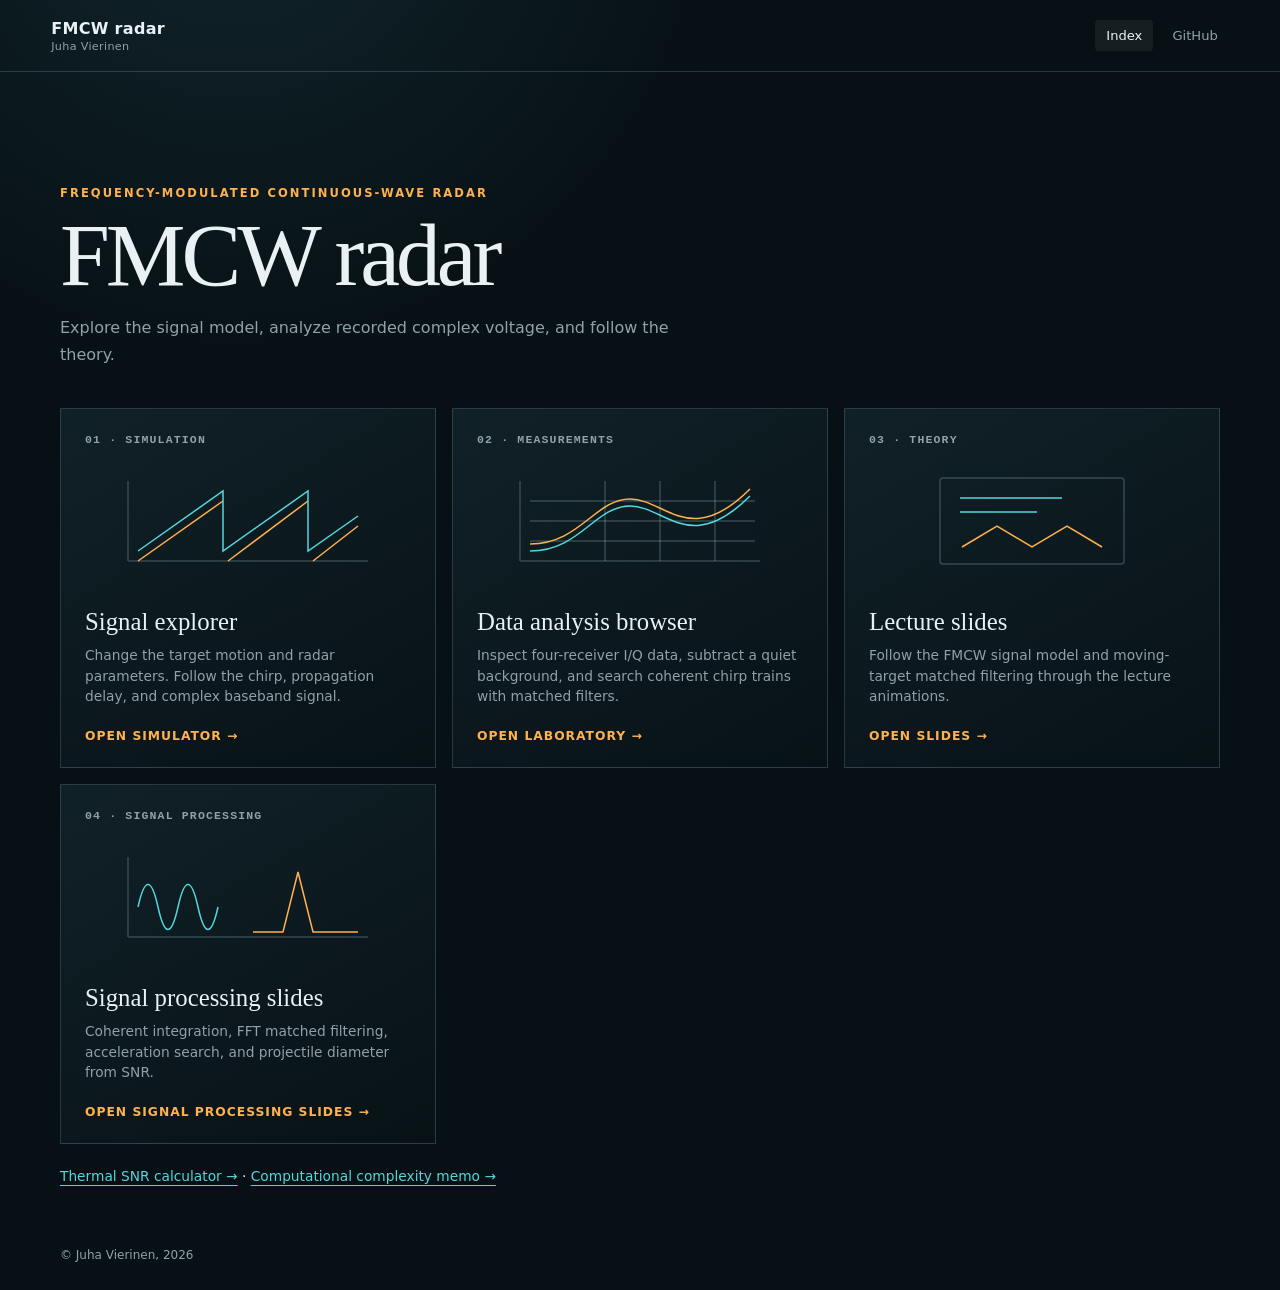
<file: web/index.html>
<!doctype html>
<html lang="en">
<head>
  <meta charset="utf-8">
  <meta name="viewport" content="width=device-width, initial-scale=1">
  <meta name="description" content="FMCW radar simulation, coherent data analysis, and lecture slides by Juha Vierinen.">
  <meta name="author" content="Juha Vierinen"><title>FMCW radar</title>
  <link rel="stylesheet" href="./style.css?v=20261009index2">
</head>
<body>
  <header class="site-header">
    <a class="site-title" href="./">FMCW radar<small>Juha Vierinen</small></a>
    <nav aria-label="Site links"><a href="./" aria-current="page">Index</a><a href="https://github.com/jvierine/space_radar">GitHub</a></nav>
  </header>
  <main>
    <p class="eyebrow">Frequency-modulated continuous-wave radar</p>
    <h1>FMCW radar</h1>
    <p class="intro">Explore the signal model, analyze recorded complex voltage, and follow the theory.</p>
    <section class="section-grid" aria-label="FMCW sections">
      <a class="section-card" href="./sim/">
        <span class="section-number">01 · Simulation</span>
        <svg viewBox="0 0 260 110" aria-hidden="true"><path class="guide" d="M10 95H250M10 15V95"/><path class="cyan" d="M20 85L105 25V85L190 25V85L240 50"/><path class="gold" d="M20 95L105 35M110 95L190 35M195 95L240 60"/></svg>
        <h2>Signal explorer</h2>
        <p>Change the target motion and radar parameters. Follow the chirp, propagation delay, and complex baseband signal.</p>
        <span class="open-label">Open simulator →</span>
      </a>
      <a class="section-card" href="./lab/">
        <span class="section-number">02 · Measurements</span>
        <svg viewBox="0 0 260 110" aria-hidden="true"><path class="guide" d="M10 95H250M10 15V95M20 35H245M20 55H245M20 75H245"/><path class="cyan" d="M20 85C70 85 85 40 120 40S180 90 240 30"/><path class="gold" d="M20 78C70 78 85 33 120 33S180 83 240 23"/><path class="guide" d="M95 15V95M150 15V95M205 15V95"/></svg>
        <h2>Data analysis browser</h2>
        <p>Inspect four-receiver I/Q data, subtract a quiet background, and search coherent chirp trains with matched filters.</p>
        <span class="open-label">Open laboratory →</span>
      </a>
      <a class="section-card" href="./slides/">
        <span class="section-number">03 · Theory</span>
        <svg viewBox="0 0 260 110" aria-hidden="true"><rect class="guide" x="38" y="12" width="184" height="86" rx="3"/><path class="cyan" d="M58 32H160M58 46H135"/><path class="gold" d="M60 81L95 60L130 81L165 60L200 81"/></svg>
        <h2>Lecture slides</h2>
        <p>Follow the FMCW signal model and moving-target matched filtering through the lecture animations.</p>
        <span class="open-label">Open slides →</span>
      </a>
      <a class="section-card" href="./slides/radial-fft/">
        <span class="section-number">04 · Signal processing</span>
        <svg viewBox="0 0 260 110" aria-hidden="true"><path class="guide" d="M10 95H250M10 15V95"/><path class="cyan" d="M20 65Q30 20 40 65T60 65T80 65T100 65"/><path class="gold" d="M135 90H165L180 30L195 90H240"/></svg>
        <h2>Signal processing slides</h2>
        <p>Coherent integration, FFT matched filtering, acceleration search, and projectile diameter from SNR.</p>
        <span class="open-label">Open signal processing slides →</span>
      </a>
    </section>
    <p class="additional-link"><a href="./slides/calculator.html">Thermal SNR calculator →</a> · <a href="./slides/radial-fft/fmcw_memo_010.pdf">Computational complexity memo →</a></p>
  </main>
  <footer>© Juha Vierinen, 2026</footer>
</body>
</html>
</file>
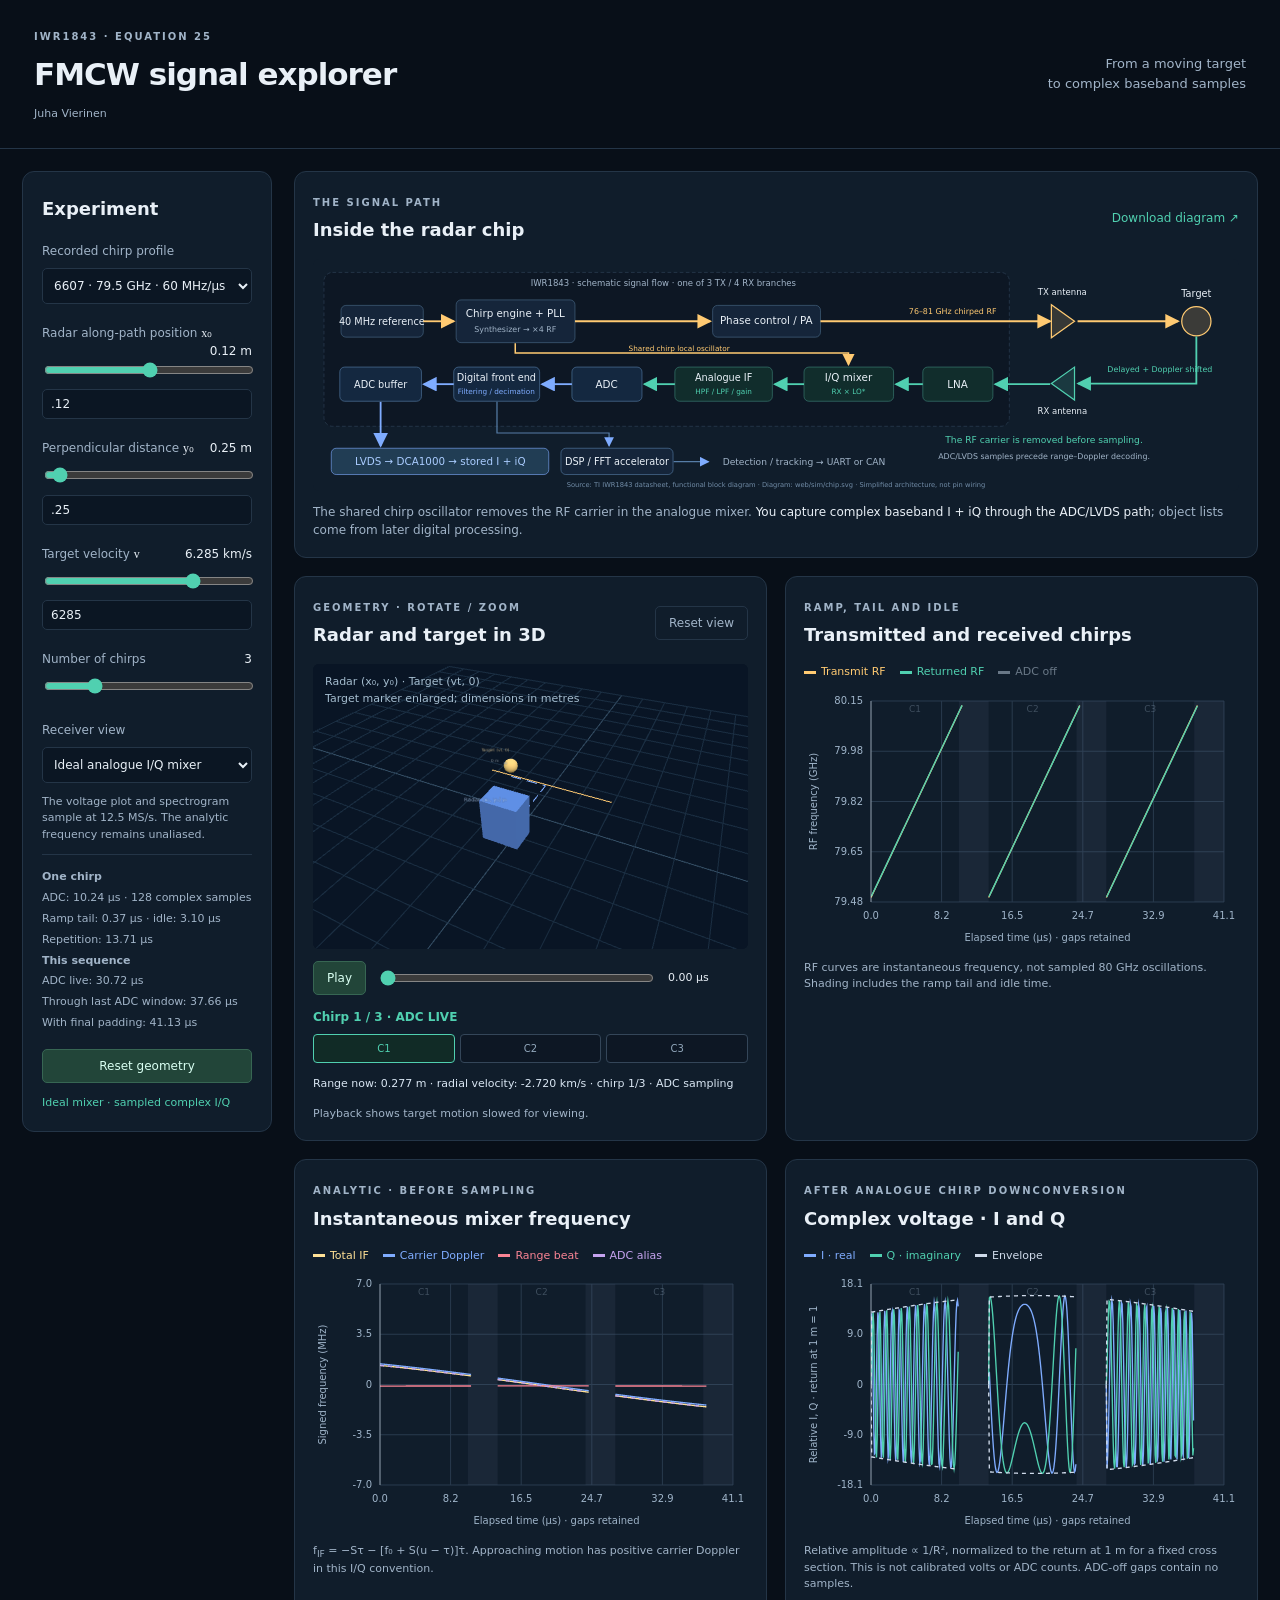
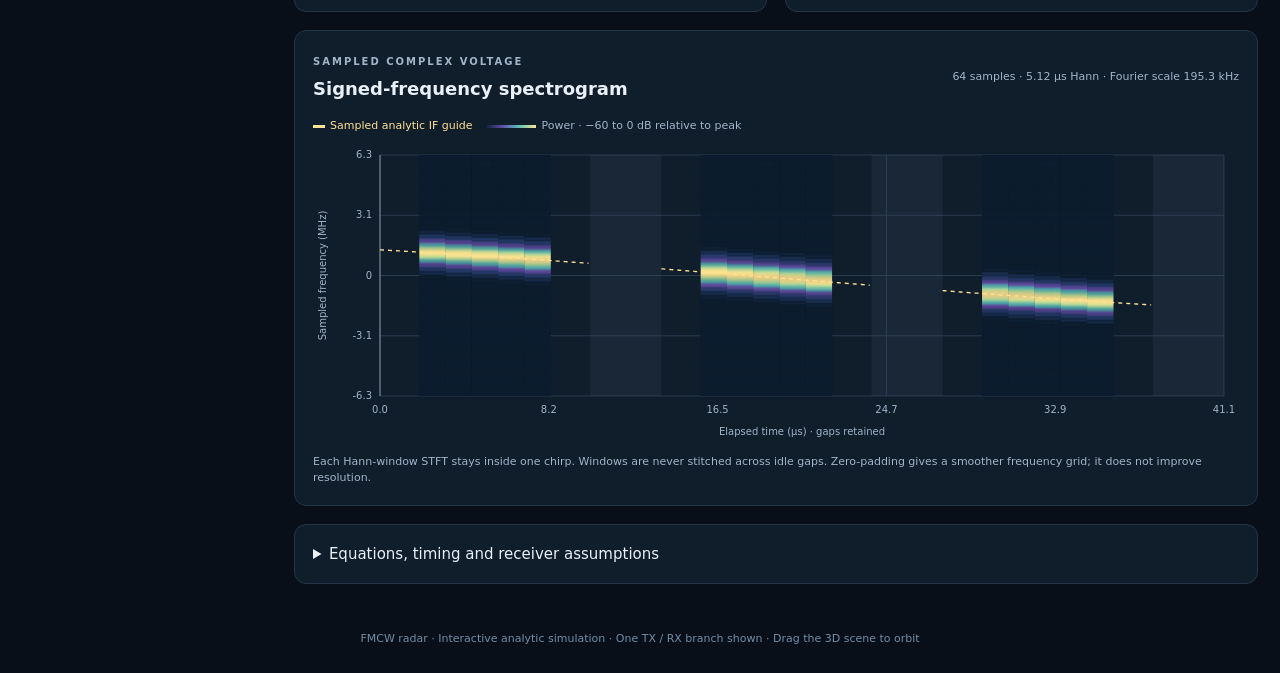
<file: web/sim/index.html>
<!doctype html>
<html lang="en"><head><meta charset="utf-8"><meta name="viewport" content="width=device-width,initial-scale=1">
<meta name="robots" content="noindex,nofollow"><meta name="author" content="Juha Vierinen"><title>FMCW radar · Signal explorer</title>
<link rel="stylesheet" href="style.css">
<script type="importmap">{"imports":{"three":"./vendor/three.module.js"}}</script>
</head><body>
<header><div><span class="eyebrow">IWR1843 · EQUATION 25</span><h1>FMCW signal explorer</h1><span class="small">Juha Vierinen</span></div><div class="header-note">From a moving target<br>to complex baseband samples</div></header>
<main>
<aside class="controls">
  <h2>Experiment</h2>
  <label for="profile">Recorded chirp profile</label><select id="profile"><option value="6607">6607 · 79.5 GHz · 60 MHz/µs</option><option value="6606">6606 · 78 GHz · 100 MHz/µs</option></select>
  <label for="x0">Radar along-path position <span>x₀</span><output id="x0out"></output></label><input id="x0" type="range" min="-10" max="10" step=".01" value=".12"><input id="x0number" type="number" aria-label="x0 in metres" min="-10" max="10" step=".01" value=".12">
  <label for="y0">Perpendicular distance <span>y₀</span><output id="y0out"></output></label><input id="y0" type="range" min=".05" max="5" step=".01" value=".25"><input id="y0number" type="number" aria-label="y0 in metres" min=".05" max="5" step=".01" value=".25">
  <label for="v">Target velocity <span>v</span><output id="vout"></output></label><input id="v" type="range" min="-14000" max="14000" step="1" value="6285"><input id="vnumber" type="number" aria-label="velocity in metres per second" min="-14000" max="14000" step="1" value="6285">
  <label for="chirps">Number of chirps<output id="chirpsout"></output></label><input id="chirps" type="range" min="1" max="10" step="1" value="3">
  <label for="mode">Receiver view</label><select id="mode"><option value="ideal">Ideal analogue I/Q mixer</option><option value="receiver">Approximate Complex-1x receiver</option></select>
  <p class="small">The voltage plot and spectrogram sample at 12.5 MS/s. The analytic frequency remains unaliased.</p>
  <div id="timing" class="timing"></div>
  <button id="reset">Reset geometry</button>
  <div id="status" role="status">Preparing simulation…</div>
</aside>
<section class="workspace">
  <section class="panel chip"><div class="panel-title"><div><span class="eyebrow">THE SIGNAL PATH</span><h2>Inside the radar chip</h2></div><a href="chip.svg" download="iwr1843-signal-path.svg">Download diagram ↗</a></div>
  <img src="chip.svg" alt="Chirp generator and PLL feed the transmitter and I/Q mixer local oscillator. The return passes through LNA, I/Q mixer, analogue IF, ADC, digital front end and ADC buffer to LVDS capture. DSP processing is a separate output path.">
  <p>The shared chirp oscillator removes the RF carrier in the analogue mixer. <strong>You capture complex baseband I + iQ through the ADC/LVDS path</strong>; object lists come from later digital processing.</p></section>
  <div class="two-col">
    <section class="panel"><div class="panel-title"><div><span class="eyebrow">GEOMETRY · ROTATE / ZOOM</span><h2>Radar and target in 3D</h2></div><button id="viewreset" class="quiet">Reset view</button></div>
      <div id="scene"><div class="scene-label">Radar (x₀, y₀) · Target (vt, 0)<br>Target marker enlarged; dimensions in metres</div></div>
      <div class="transport"><button id="play">Play</button><input type="range" id="time" aria-label="Simulation time" min="0" max="1000" value="0"><output id="timeout"></output></div>
      <div id="live" class="live" aria-live="off"></div><div id="chirptrack" class="chirp-track" aria-label="Chirp activity timeline"></div>
      <div id="geometryread" class="readout"></div><p class="small">Playback shows target motion slowed for viewing.</p>
    </section>
    <section class="panel"><div class="panel-title"><div><span class="eyebrow">RAMP, TAIL AND IDLE</span><h2>Transmitted and received chirps</h2></div></div>
      <div class="legend"><span class="tx">Transmit RF</span><span class="iq-q">Returned RF</span><span class="idle">ADC off</span></div>
      <canvas id="rf" aria-label="Transmit and returned RF instantaneous frequency against elapsed time"></canvas><p class="small">RF curves are instantaneous frequency, not sampled 80 GHz oscillations. Shading includes the ramp tail and idle time.</p>
    </section>
  </div>
  <div class="two-col">
    <section class="panel"><div class="panel-title"><div><span class="eyebrow">ANALYTIC · BEFORE SAMPLING</span><h2>Instantaneous mixer frequency</h2></div></div>
      <div class="legend"><span class="total">Total IF</span><span class="doppler">Carrier Doppler</span><span class="beat">Range beat</span><span class="alias">ADC alias</span></div>
      <canvas id="frequency" aria-label="Analytic total IF, Doppler, range beat and aliased sampled frequency"></canvas><p class="small">f<sub>IF</sub> = −Sτ − [f₀ + S(u − τ)]τ̇. Approaching motion has positive carrier Doppler in this I/Q convention.</p>
    </section>
    <section class="panel"><div class="panel-title"><div><span class="eyebrow">AFTER ANALOGUE CHIRP DOWNCONVERSION</span><h2>Complex voltage · I and Q</h2></div></div>
      <div class="legend"><span class="iq-i">I · real</span><span class="iq-q">Q · imaginary</span><span class="envelope">Envelope</span></div>
      <canvas id="voltage" aria-label="Real and imaginary sampled complex mixer voltage with gaps between chirps"></canvas><p class="small">Relative amplitude ∝ 1/R², normalized to the return at 1 m for a fixed cross section. This is not calibrated volts or ADC counts. ADC-off gaps contain no samples.</p>
    </section>
  </div>
  <section class="panel spectrum"><div class="panel-title"><div><span class="eyebrow">SAMPLED COMPLEX VOLTAGE</span><h2>Signed-frequency spectrogram</h2></div><span id="stftinfo" class="small"></span></div>
    <div class="legend"><span class="total">Sampled analytic IF guide</span><span class="gradient">Power · −60 to 0 dB relative to peak</span></div>
    <canvas id="spectrum" aria-label="Complex I/Q spectrogram with signed frequency, idle gaps and aliased analytic IF overlay"></canvas>
    <p class="small">Each Hann-window STFT stays inside one chirp. Windows are never stitched across idle gaps. Zero-padding gives a smoother frequency grid; it does not improve resolution.</p>
  </section>
  <details class="panel explanation"><summary>Equations, timing and receiver assumptions</summary>
    <div class="equations"><p>Radar: (x₀, y₀). Target: (vt, 0). Instantaneous geometric range: R(t) = √[(vt − x₀)² + y₀²].</p>
    <p>Retarded reflection: τ(t) = 2R(t − τ/2)/c. The model solves this delay, then uses φ = 2π[−f₀τ − Suτ + Sτ²/2], z = A(R)e<sup>iφ</sup>.</p>
    <p>Global target time continues through the idle interval. Ramp-local u resets at each chirp. ADC starts at 0 µs and acquires 128 samples over 10.24 µs; the model adds a 0.37 µs ramp tail and 3.10 µs idle. This 13.71 µs repetition interval is inferred from the reader and remains a timing assumption.</p>
    <p>The ideal view shows an unfiltered I/Q mixer sampled at 12.5 MS/s. The receiver view uses quasistatic 175/350 kHz high-pass filters and an ideal −10 to 0 MHz Complex-1x sideband mask. It is a teaching approximation, not the measured transient or digital-filter response. Digital samples wrap into ±6.25 MHz. Very fast motion can leave the hardware passband.</p>
    <p>One isotropic point target, fixed cross section, no clutter or noise; no surveyed chamber geometry or calibrated receiver gain. Geometry and signal evolve together over all chirps. No extra signal or integration energy is inserted into padding.</p></div>
    <p>Model: <a href="model.mjs">model.mjs</a>, derived from the memo’s Equation 25 implementation. Chip architecture: <a href="https://www.ti.com/lit/ds/symlink/iwr1843.pdf" target="_blank" rel="noopener">TI IWR1843 datasheet, functional block diagram</a>.</p>
  </details>
</section></main><footer>FMCW radar · Interactive analytic simulation · One TX / RX branch shown · Drag the 3D scene to orbit</footer>
<script type="module" src="app.mjs"></script></body></html>
</file>
<file: web/style.css>
:root {
  color-scheme: dark;
  --ink: #e9f1f4;
  --muted: #90a1a8;
  --line: rgba(180,218,225,.18);
  --space: #071014;
  --accent: #ffb14e;
  --cyan: #54d6dd;
  font-family: Inter, ui-sans-serif, system-ui, -apple-system, BlinkMacSystemFont, "Segoe UI", sans-serif;
}
* { box-sizing: border-box; }
body { margin: 0; min-height: 100vh; background: var(--space) radial-gradient(circle at 18% -10%,rgba(52,113,126,.22),transparent 32rem); color: var(--ink); }
a { color: inherit; }
.site-header { min-height: 72px; padding: 14px clamp(18px,4vw,64px); display: flex; align-items: center; justify-content: space-between; gap: 20px; border-bottom: 1px solid var(--line); }
.site-title { display: flex; flex-direction: column; text-decoration: none; font-weight: 650; letter-spacing: .02em; }
.site-title small { color: var(--muted); font-size: .7rem; font-weight: 500; margin-top: 2px; }
nav { display: flex; gap: 8px; }
nav a { padding: 8px 11px; border-radius: 4px; color: var(--muted); text-decoration: none; font-size: .82rem; }
nav a:hover, nav a[aria-current] { color: var(--ink); background: rgba(255,255,255,.06); }
main { width: min(1160px,calc(100% - 36px)); margin: auto; padding: clamp(58px,8vw,105px) 0 64px; }
.eyebrow { color: var(--accent); font-size: .72rem; font-weight: 700; letter-spacing: .18em; text-transform: uppercase; }
h1 { margin: 8px 0 14px; font: 500 clamp(2.6rem,7vw,5.7rem)/.98 Georgia,serif; letter-spacing: -.045em; }
.intro { max-width: 650px; color: var(--muted); line-height: 1.65; margin-bottom: 40px; }
.section-grid { display: grid; grid-template-columns: repeat(3,minmax(0,1fr)); gap: 16px; }
.section-card { min-height: 360px; padding: 24px; display: flex; flex-direction: column; text-decoration: none; border: 1px solid var(--line); background: linear-gradient(150deg,rgba(17,35,42,.88),rgba(8,18,22,.94)); transition: transform .2s,border-color .2s; }
.section-card:hover { transform: translateY(-4px); border-color: rgba(84,214,221,.5); }
a:focus-visible { outline: 2px solid var(--cyan); outline-offset: 5px; }
.section-number { color: var(--muted); font: 600 .72rem/1.3 ui-monospace,monospace; letter-spacing: .1em; text-transform: uppercase; }
.section-card svg { width: 100%; height: 110px; margin: 18px 0 22px; fill: none; stroke-width: 1.5; }
.guide { stroke: rgba(180,218,225,.24); }
.cyan { stroke: var(--cyan); }
.gold { stroke: var(--accent); }
.section-card h2 { margin: auto 0 8px; font: 500 1.55rem/1.2 Georgia,serif; }
.section-card p { color: var(--muted); font-size: .86rem; line-height: 1.5; margin: 0; }
.open-label { margin-top: 22px; color: var(--accent); font-size: .77rem; font-weight: 700; letter-spacing: .08em; text-transform: uppercase; }
.additional-link { margin: 24px 0 0; font-size: .86rem; }
.additional-link a { color: var(--cyan); text-underline-offset: 4px; }
footer { width: min(1160px,calc(100% - 36px)); margin: auto; padding: 0 0 28px; color: var(--muted); font-size: .75rem; }
@media (max-width: 760px) { .section-grid { grid-template-columns: 1fr; } .section-card { min-height: 300px; } main { padding-top: 52px; } }
@media (prefers-reduced-motion: reduce) { .section-card { transition: none; } .section-card:hover { transform: none; } }
</file>
<file: web/sim/style.css>
:root{color-scheme:dark;--bg:#080f18;--panel:#101d2b;--line:#243547;--text:#e9f0f7;--muted:#a1b4c8;--blue:#7facff;--mint:#50d0b0;--gold:#ffca72;--red:#fa8494}*{box-sizing:border-box}body{margin:0;background:var(--bg);color:var(--text);font:15px/1.5 system-ui,-apple-system,sans-serif}header{padding:24px 34px;display:flex;align-items:center;justify-content:space-between;border-bottom:1px solid var(--line)}h1{font-size:31px;font-weight:650;letter-spacing:-1px;margin:4px 0}h2{font-size:18px;margin:4px 0;font-weight:600}.eyebrow{font-size:10px;letter-spacing:2px;color:var(--muted);font-weight:600}.header-note{font-size:13px;text-align:right;color:var(--muted)}main{max-width:1800px;margin:auto;padding:22px;display:grid;grid-template-columns:250px minmax(0,1fr);gap:22px}.controls{align-self:start;position:sticky;top:16px;background:var(--panel);border:1px solid var(--line);border-radius:12px;padding:19px}.controls h2{margin-bottom:19px}.controls label{display:block;font-size:12px;color:var(--muted);margin:20px 0 8px}.controls label span{color:var(--text);font-family:Georgia,serif}.controls label output{float:right;color:var(--text);font-variant-numeric:tabular-nums}input[type=range]{width:100%;accent-color:var(--mint);cursor:pointer}input[type=number]{width:100%;background:#0b1623;color:var(--text);border:1px solid var(--line);border-radius:5px;padding:5px 8px;font:inherit;font-size:12px;margin-top:5px}select{width:100%;font:inherit;font-size:12px;padding:9px 7px;background:#0b1623;color:var(--text);border:1px solid var(--line);border-radius:5px}button{background:#224539;color:#d9fff2;border:1px solid #376653;border-radius:5px;padding:7px 13px;cursor:pointer;font:inherit;font-size:12px;white-space:nowrap}button:hover{background:#2c5949}.quiet{background:transparent;border-color:var(--line);color:var(--muted)}.controls button{margin-top:15px;width:100%}#status{margin-top:12px;font-size:11px;color:var(--mint)}.timing{font-size:11px;border-top:1px solid var(--line);padding-top:12px;color:var(--muted);line-height:1.9}.workspace{display:grid;gap:18px;min-width:0}.panel{background:var(--panel);border:1px solid var(--line);border-radius:12px;padding:18px;min-width:0}.panel-title{display:flex;justify-content:space-between;align-items:center;gap:12px;margin-bottom:12px}.panel p{color:var(--muted);font-size:12px;margin:12px 0 0}.panel p strong{color:var(--text);font-weight:500}a{color:var(--mint);text-decoration:none;font-size:12px}.chip img{width:100%;display:block}.two-col{display:grid;grid-template-columns:minmax(0,1fr) minmax(0,1fr);gap:18px}.legend{display:flex;flex-wrap:wrap;gap:14px;font-size:11px;color:var(--muted);margin-bottom:7px}.legend span:before{content:'';display:inline-block;width:12px;height:3px;background:currentColor;vertical-align:middle;margin-right:5px}.tx{color:var(--gold)}.iq-i,.doppler{color:var(--blue)}.iq-q{color:var(--mint)}.total{color:#ffe196}.beat{color:var(--red)}.alias{color:#c5a3ef}.envelope{color:#cfdaea}.idle{color:#697887}.gradient:before{width:50px!important;background:linear-gradient(90deg,#102139,#624daa,#5fc2b4,#ffe396)!important}canvas{width:100%;height:260px;display:block}.spectrum canvas{height:300px}#scene{height:285px;position:relative;border-radius:6px;overflow:hidden;background:#091525}#scene canvas{height:100%}.scene-label{position:absolute;top:10px;left:12px;color:#a5bdcf;font-size:11px;pointer-events:none;z-index:1}.transport{display:flex;align-items:center;gap:12px;margin-top:12px}.transport input{min-width:50px;flex:1}.transport output{font-size:11px;width:80px;white-space:nowrap}.readout{font-size:11px;color:#d9e6f3;margin-top:11px;line-height:1.8;font-variant-numeric:tabular-nums}.small{font-size:11px!important;color:var(--muted)}.explanation summary{cursor:pointer;font-weight:500}.equations{font-family:Georgia,serif;max-width:1050px}.equations p{font-size:14px;line-height:1.7}footer{color:#728da8;font-size:11px;text-align:center;padding:25px}input:focus-visible,button:focus-visible,select:focus-visible,a:focus-visible{outline:2px solid var(--mint);outline-offset:3px}@media(min-width:1500px){canvas{height:280px}#scene{height:305px}}@media(max-width:1050px){main{grid-template-columns:215px minmax(0,1fr);padding:15px;gap:15px}.two-col{grid-template-columns:1fr}.header-note{display:none}}@media(max-width:650px){header{padding:18px}h1{font-size:25px}main{display:block}.controls{position:static;margin-bottom:18px}.workspace{gap:14px}.panel{padding:13px}.chip{overflow:hidden}.chip img{min-width:700px}.chip:has(img){overflow-x:auto}.panel-title{align-items:start}canvas{height:240px}.spectrum canvas{height:270px}}
.live{font-size:12px;color:var(--muted);font-weight:600;margin-top:13px;min-height:18px}.live.adc-live{color:var(--mint)}.chirp-track{display:flex;gap:5px;margin-top:8px}.chirp-slot{flex:1;min-width:0;border:1px solid #344659;border-radius:4px;font-size:10px;text-align:center;padding:6px 0;color:#91a7bb;background:linear-gradient(to right,#263d51 var(--progress),#0d1724 var(--progress))}.chirp-slot.current{border-color:var(--gold);color:var(--gold)}.chirp-slot.sampling{border-color:var(--mint);color:var(--mint);background:linear-gradient(to right,#235e4b var(--progress),#112b26 var(--progress))}
</file>
